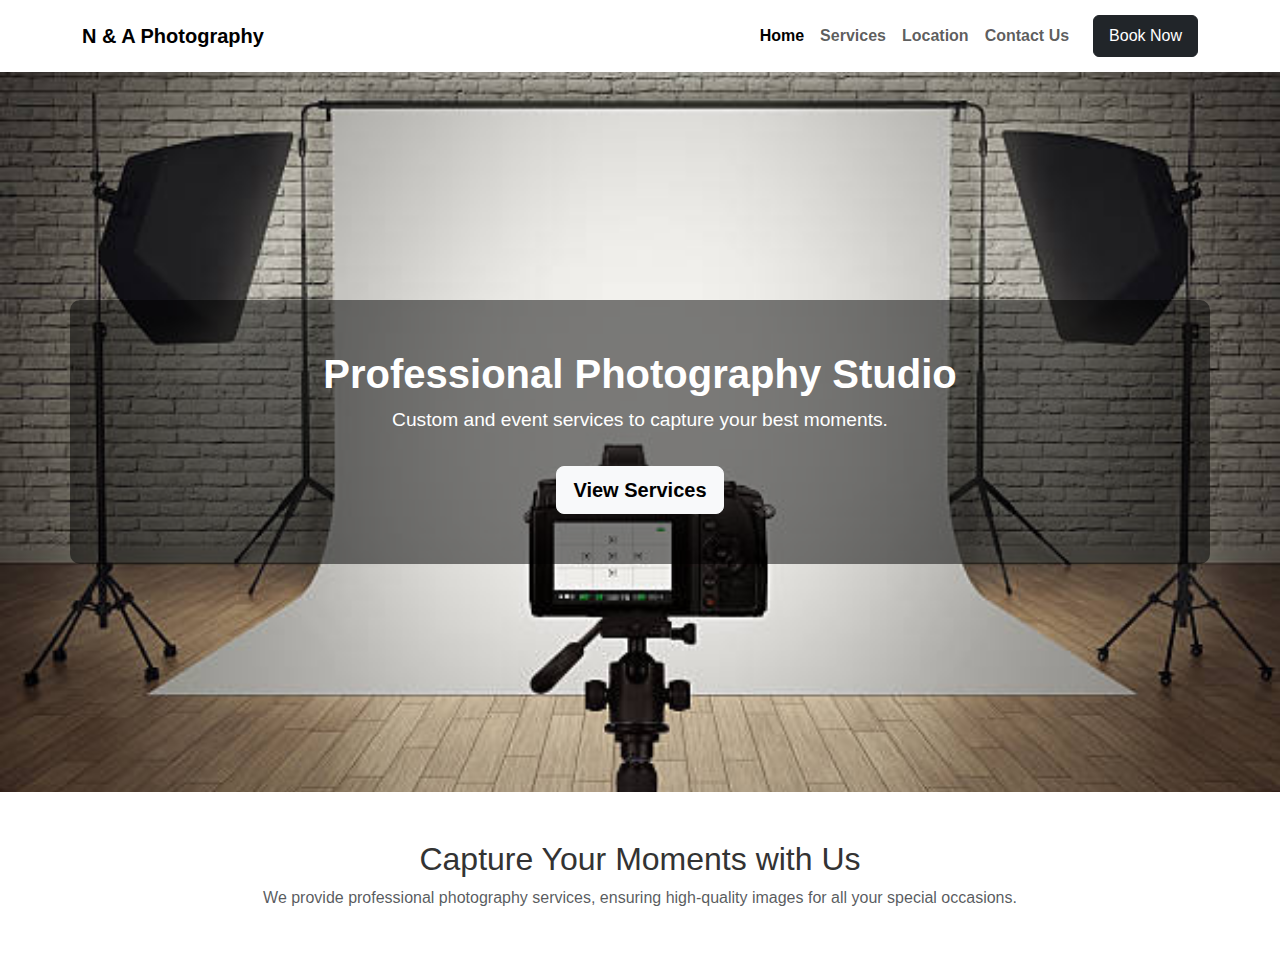
<file: index.html>
<!DOCTYPE html>
<html lang="en">
<head>
    <meta charset="UTF-8">
    <meta name="viewport" content="width=device-width, initial-scale=1.0">
    <title>N & A Photography</title>
    <link href="https://cdn.jsdelivr.net/npm/bootstrap@5.3.0/dist/css/bootstrap.min.css" rel="stylesheet">
    <link rel="stylesheet" href="styles.css">
</head>
<body>

<nav class="navbar navbar-expand-lg navbar-light bg-white shadow-sm">
    <div class="container">
        <a class="navbar-brand fw-bold" href="index.html">N & A Photography</a>
        <button class="navbar-toggler" type="button" data-bs-toggle="collapse" data-bs-target="#navbarNav">
            <span class="navbar-toggler-icon"></span>
        </button>
        <div class="collapse navbar-collapse justify-content-end" id="navbarNav">
            <ul class="navbar-nav">
                <li class="nav-item"><a class="nav-link active" href="index.html">Home</a></li>
                <li class="nav-item"><a class="nav-link" href="services.html">Services</a></li>
                <li class="nav-item"><a class="nav-link" href="location.html">Location</a></li>
                <li class="nav-item"><a class="nav-link" href="contact.html">Contact Us</a></li>
            </ul>
            <a href="#" class="btn btn-dark ms-3" data-bs-toggle="modal" data-bs-target="#bookingModal">Book Now</a>
        </div>
    </div>
</nav>

<header class="hero-section text-center">
    <div class="container d-flex flex-column justify-content-center align-items-center text-white">
        <h1 class="fw-bold">Professional Photography Studio</h1>
        <p class="lead">Custom and event services to capture your best moments.</p>
        <a href="services.html" class="btn btn-light btn-lg mt-3">View Services</a>
    </div>
</header>

<section class="container text-center py-5">
    <h2>Capture Your Moments with Us</h2>
    <p class="text-muted">We provide professional photography services, ensuring high-quality images for all your special occasions.</p>
</section>

<div class="modal fade" id="bookingModal" tabindex="-1" aria-labelledby="bookingModalLabel" aria-hidden="true">
    <div class="modal-dialog modal-lg">
        <div class="modal-content">
            <div class="modal-header">
                <h2 class="modal-title fw-bold" id="bookingModalLabel">Booking</h2>
                <button type="button" class="btn-close" data-bs-dismiss="modal" aria-label="Close"></button>
            </div>
            <div class="modal-body">
                <form id="bookingForm">
                    <div class="mb-3">
                        <label for="bookingFirstName" class="form-label">First Name:</label>
                        <input type="text" class="form-control" id="bookingFirstName" required>
                    </div>
                    <div class="mb-3">
                        <label for="bookingLastName" class="form-label">Last Name:</label>
                        <input type="text" class="form-control" id="bookingLastName" required>
                    </div>
                    <div class="mb-3">
                        <label for="bookingEmail" class="form-label">Email:</label>
                        <input type="email" class="form-control" id="bookingEmail" required>
                    </div>
                    <div class="mb-3">
                        <label for="bookingPhone" class="form-label">Phone Number:</label>
                        <input type="tel" class="form-control" id="bookingPhone">
                    </div>

                    <div class="mb-3">
                        <label class="form-label">Service:</label>
                        <div class="form-check">
                            <input class="form-check-input" type="checkbox" id="bookingWeddingPackage">
                            <label class="form-check-label" for="bookingWeddingPackage">
                                Wedding Package - Full coverage with digital album & prints
                            </label>
                        </div>
                        <div class="form-check">
                            <input class="form-check-input" type="checkbox" id="bookingStudioPhotoshoot">
                            <label class="form-check-label" for="bookingStudioPhotoshoot">
                                In-Studio Photoshoot - Professional session with multiple backdrops
                            </label>
                        </div>
                        <div class="form-check">
                            <input class="form-check-input" type="checkbox" id="bookingProductPhotoshoot">
                            <label class="form-check-label" for="bookingProductPhotoshoot">
                                Product Photoshoot - High-resolution images for e-commerce
                            </label>
                        </div>
                    </div>

                    <div class="mb-3">
                        <label for="bookingDate" class="form-label">Date and Time:</label>
                        <input type="datetime-local" class="form-control" id="bookingDate" required>
                    </div>

                    <button type="submit" class="btn btn-dark w-100">Confirm Booking</button>
                </form>
            </div>
        </div>
    </div>
</div>

<script src="https://cdn.jsdelivr.net/npm/bootstrap@5.3.0/dist/js/bootstrap.bundle.min.js"></script>
<script src="script.js"></script>
</body>
</html>
</file>
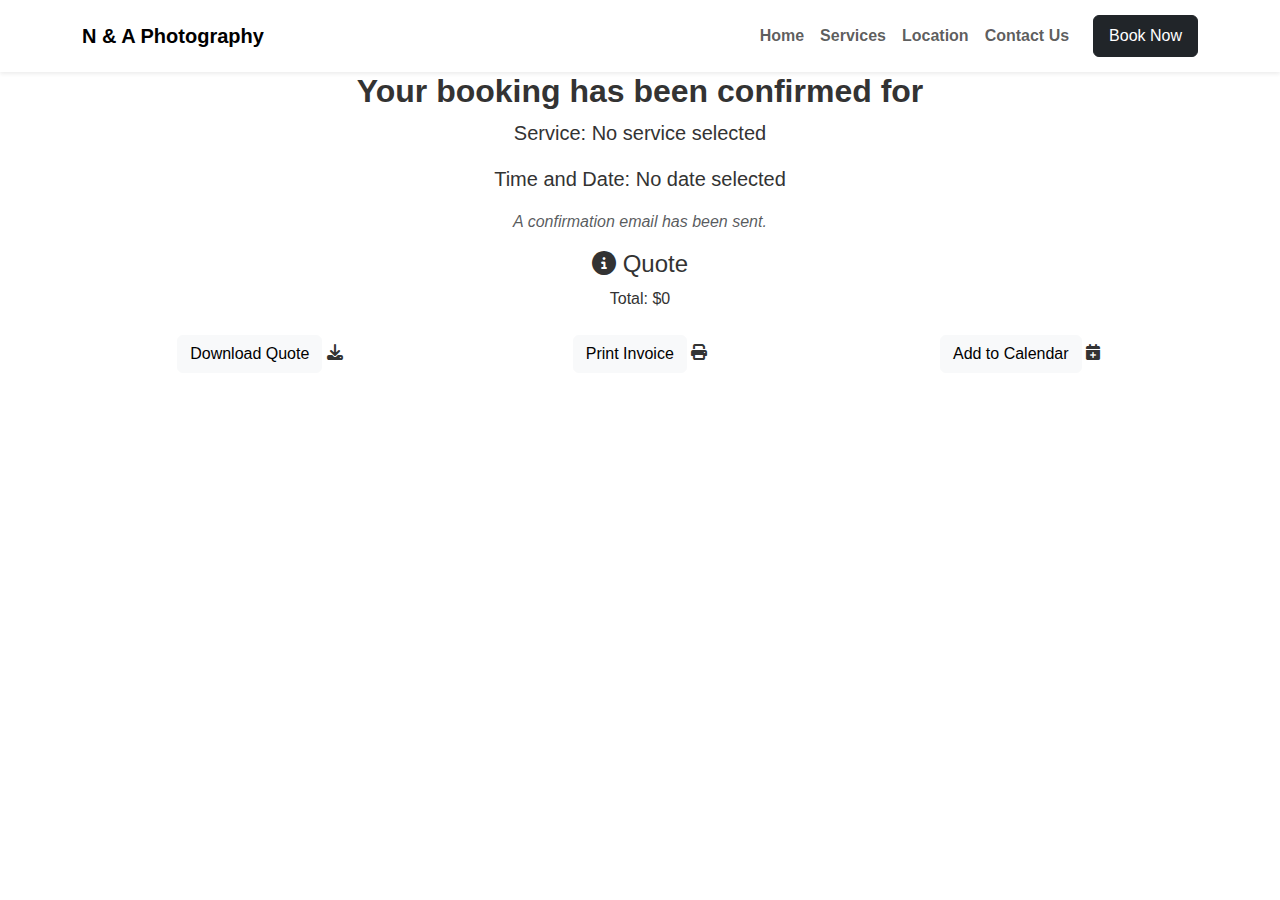
<file: confirmed.html>
<!DOCTYPE html>
<html lang="en">
<head>
    <meta charset="UTF-8">
    <meta name="viewport" content="width=device-width, initial-scale=1.0">
    <title>Booking Confirmed - N & A Photography</title>
    <link href="https://cdn.jsdelivr.net/npm/bootstrap@5.3.0/dist/css/bootstrap.min.css" rel="stylesheet">
    <link rel="stylesheet" href="https://cdnjs.cloudflare.com/ajax/libs/font-awesome/6.4.2/css/all.min.css">
    <link rel="stylesheet" href="styles.css">
</head>
<body>

<nav class="navbar navbar-expand-lg navbar-light bg-white shadow-sm">
    <div class="container">
        <a class="navbar-brand fw-bold" href="index.html">N & A Photography</a>
        <button class="navbar-toggler" type="button" data-bs-toggle="collapse" data-bs-target="#navbarNav">
            <span class="navbar-toggler-icon"></span>
        </button>
        <div class="collapse navbar-collapse justify-content-end" id="navbarNav">
            <ul class="navbar-nav">
                <li class="nav-item"><a class="nav-link" href="index.html">Home</a></li>
                <li class="nav-item"><a class="nav-link" href="services.html">Services</a></li>
                <li class="nav-item"><a class="nav-link" href="location.html">Location</a></li>
                <li class="nav-item"><a class="nav-link" href="contact.html">Contact Us</a></li>
            </ul>
            <a href="#" class="btn btn-dark ms-3" data-bs-toggle="modal" data-bs-target="#bookingModal">Book Now</a>
        </div>
    </div>
</nav>

<section class="container text-center confirmed-page">
    <h2 class="fw-bold">Your booking has been confirmed for</h2>

    <p class="lead"><strong>Service:</strong> <span id="confirmedService">Selected Service</span></p>
    <p class="lead"><strong>Time and Date:</strong> <span id="confirmedDate">Selected Date</span></p>

    <p class="text-muted"><em>A confirmation email has been sent.</em></p>

    <div class="quote-summary">
        <h4><i class="fa-solid fa-circle-info"></i> Quote</h4>
        <div class="quote-box">
            <p id="quoteDetails">Total: $<span id="quoteTotal">0</span></p>
        </div>
    </div>

    <div class="row mt-4">
        <div class="col-md-4">
            <button class="btn btn-light" id="downloadQuote">Download Quote</button>
            <i class="fa-solid fa-download"></i>
        </div>
        <div class="col-md-4">
            <button class="btn btn-light" id="printInvoice">Print Invoice</button>
            <i class="fa-solid fa-print"></i>
        </div>
        <div class="col-md-4">
            <button class="btn btn-light" id="addCalendar">Add to Calendar</button>
            <i class="fa-solid fa-calendar-plus"></i>
        </div>
    </div>
</section>

<script src="https://cdn.jsdelivr.net/npm/bootstrap@5.3.0/dist/js/bootstrap.bundle.min.js"></script>
<script src="script.js"></script>
</body>
</html>
</file>
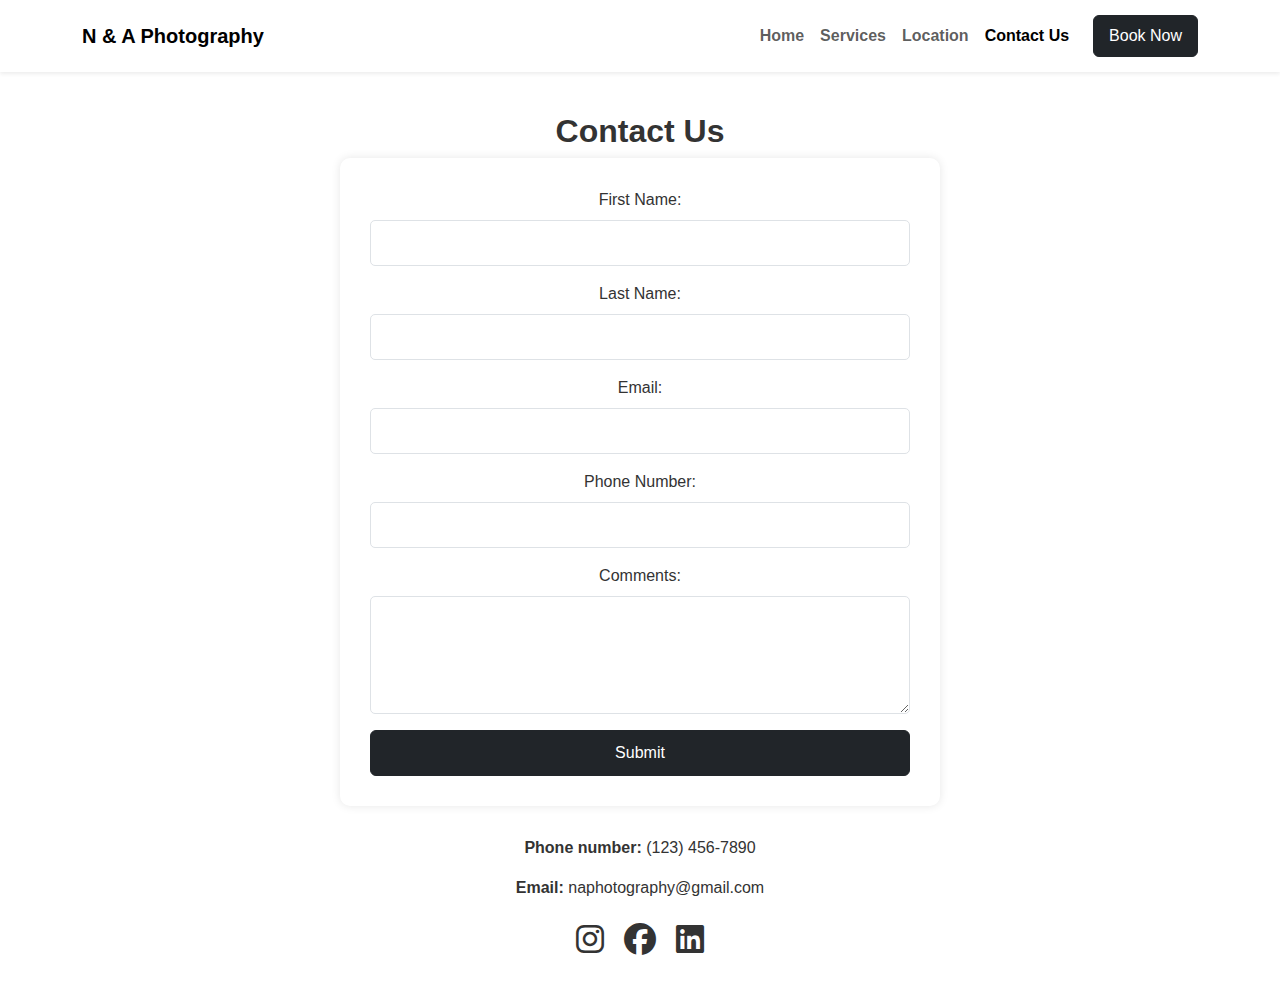
<file: contact.html>
<!DOCTYPE html>
<html lang="en">
<head>
    <meta charset="UTF-8">
    <meta name="viewport" content="width=device-width, initial-scale=1.0">
    <title>Contact Us - N & A Photography</title>
    <link href="https://cdn.jsdelivr.net/npm/bootstrap@5.3.0/dist/css/bootstrap.min.css" rel="stylesheet">
    <link rel="stylesheet" href="https://cdnjs.cloudflare.com/ajax/libs/font-awesome/6.4.2/css/all.min.css">
    <link rel="stylesheet" href="styles.css">
</head>
<body>

<nav class="navbar navbar-expand-lg navbar-light bg-white shadow-sm">
    <div class="container">
        <a class="navbar-brand fw-bold" href="index.html">N & A Photography</a>
        <button class="navbar-toggler" type="button" data-bs-toggle="collapse" data-bs-target="#navbarNav">
            <span class="navbar-toggler-icon"></span>
        </button>
        <div class="collapse navbar-collapse justify-content-end" id="navbarNav">
            <ul class="navbar-nav">
                <li class="nav-item"><a class="nav-link" href="index.html">Home</a></li>
                <li class="nav-item"><a class="nav-link" href="services.html">Services</a></li>
                <li class="nav-item"><a class="nav-link" href="location.html">Location</a></li>
                <li class="nav-item"><a class="nav-link active" href="contact.html">Contact Us</a></li>
            </ul>
            <a href="#" class="btn btn-dark ms-3" data-bs-toggle="modal" data-bs-target="#bookingModal">Book Now</a>
        </div>
    </div>
</nav>

<section class="container contact-page text-center">
    <h2 class="fw-bold">Contact Us</h2>


    <div class="contact-form-container">
        <form>
            <div class="mb-3">
                <label for="contactFirstName" class="form-label">First Name:</label>
                <input type="text" class="form-control" id="contactFirstName" required>
            </div>
            <div class="mb-3">
                <label for="contactLastName" class="form-label">Last Name:</label>
                <input type="text" class="form-control" id="contactLastName" required>
            </div>
            <div class="mb-3">
                <label for="contactEmail" class="form-label">Email:</label>
                <input type="email" class="form-control" id="contactEmail" required>
            </div>
            <div class="mb-3">
                <label for="contactPhone" class="form-label">Phone Number:</label>
                <input type="tel" class="form-control" id="contactPhone">
            </div>
            <div class="mb-3">
                <label for="contactComments" class="form-label">Comments:</label>
                <textarea class="form-control" id="contactComments" rows="4"></textarea>
            </div>
            <button type="submit" class="btn btn-dark">Submit</button>
        </form>
    </div>


    <div class="social-media">
        <p><strong>Phone number:</strong> (123) 456-7890</p>
        <p><strong>Email:</strong> naphotography@gmail.com</p>
        <div class="social-icons">
            <a href="#" class="social-icon"><i class="fa-brands fa-instagram"></i></a>
            <a href="#" class="social-icon"><i class="fa-brands fa-facebook"></i></a>
            <a href="#" class="social-icon"><i class="fa-brands fa-linkedin"></i></a>
        </div>
    </div>
</section>


<div class="modal fade" id="bookingModal" tabindex="-1" aria-labelledby="bookingModalLabel" aria-hidden="true">
    <div class="modal-dialog modal-lg">
        <div class="modal-content">
            <div class="modal-header">
                <h2 class="modal-title fw-bold" id="bookingModalLabel">Booking</h2>
                <button type="button" class="btn-close" data-bs-dismiss="modal" aria-label="Close"></button>
            </div>
            <div class="modal-body">
                <form id="bookingForm">
                    <div class="mb-3">
                        <label for="bookingFirstName" class="form-label">First Name:</label>
                        <input type="text" class="form-control" id="bookingFirstName" required>
                    </div>
                    <div class="mb-3">
                        <label for="bookingLastName" class="form-label">Last Name:</label>
                        <input type="text" class="form-control" id="bookingLastName" required>
                    </div>
                    <div class="mb-3">
                        <label for="bookingEmail" class="form-label">Email:</label>
                        <input type="email" class="form-control" id="bookingEmail" required>
                    </div>
                    <div class="mb-3">
                        <label for="bookingPhone" class="form-label">Phone Number:</label>
                        <input type="tel" class="form-control" id="bookingPhone">
                    </div>


                    <div class="mb-3">
                        <label class="form-label">Service:</label>
                        <div class="form-check">
                            <input class="form-check-input" type="checkbox" id="bookingWeddingPackage">
                            <label class="form-check-label" for="bookingWeddingPackage">
                                Wedding Package - Full coverage with digital album & prints
                            </label>
                        </div>
                        <div class="form-check">
                            <input class="form-check-input" type="checkbox" id="bookingStudioPhotoshoot">
                            <label class="form-check-label" for="bookingStudioPhotoshoot">
                                In-Studio Photoshoot - Professional session with multiple backdrops
                            </label>
                        </div>
                        <div class="form-check">
                            <input class="form-check-input" type="checkbox" id="bookingProductPhotoshoot">
                            <label class="form-check-label" for="bookingProductPhotoshoot">
                                Product Photoshoot - High-resolution images for e-commerce
                            </label>
                        </div>
                    </div>


                    <div class="mb-3">
                        <label for="bookingDate" class="form-label">Date and Time:</label>
                        <input type="datetime-local" class="form-control" id="bookingDate" required>
                    </div>

                    <button type="submit" class="btn btn-dark w-100">Confirm Booking</button>
                </form>
            </div>
        </div>
    </div>
</div>


<script src="https://cdn.jsdelivr.net/npm/bootstrap@5.3.0/dist/js/bootstrap.bundle.min.js"></script>
<script src="script.js"></script>
</body>
</html>
</file>
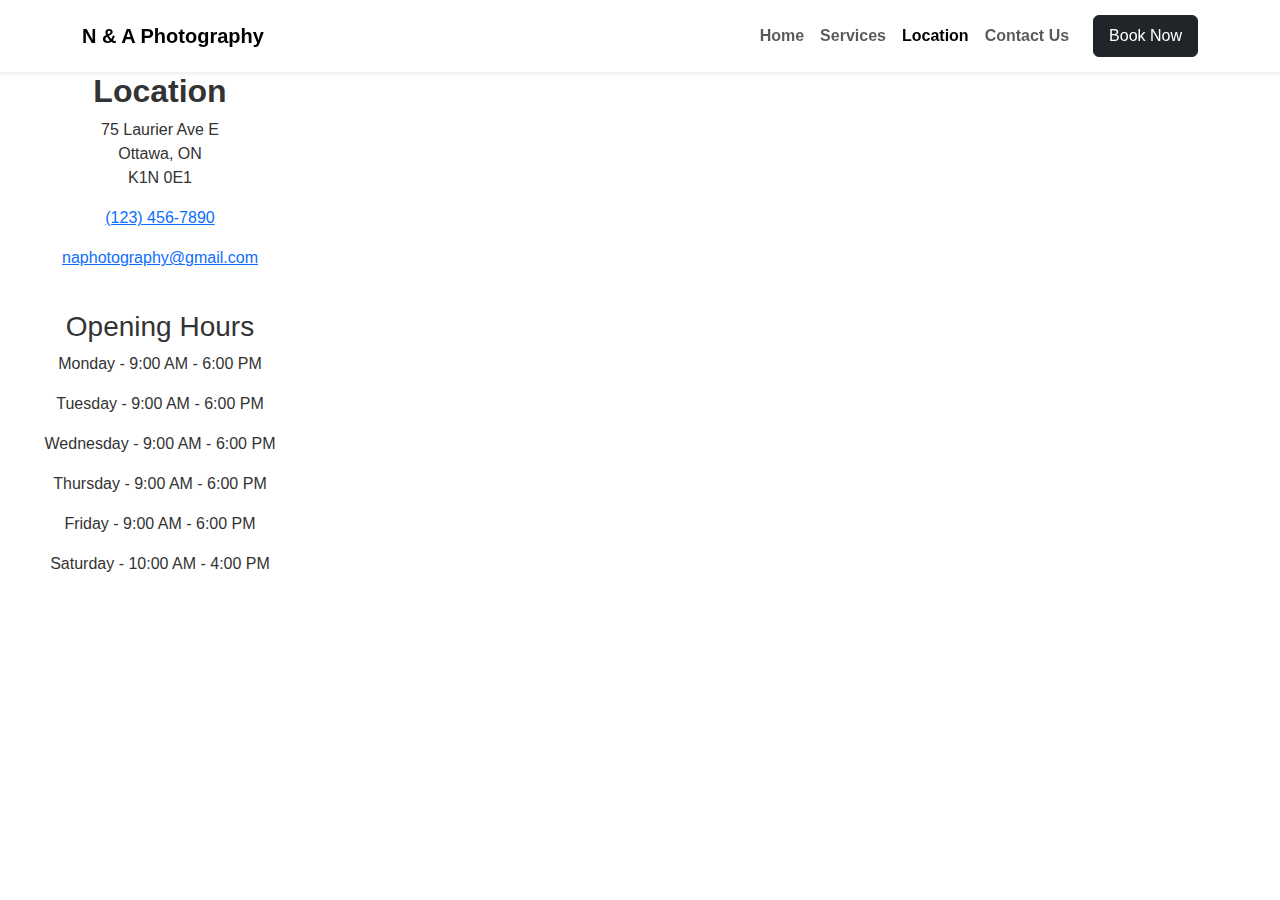
<file: location.html>
<!DOCTYPE html>
<html lang="en">
<head>
    <meta charset="UTF-8">
    <meta name="viewport" content="width=device-width, initial-scale=1.0">
    <title>Location - N & A Photography</title>
    <link href="https://cdn.jsdelivr.net/npm/bootstrap@5.3.0/dist/css/bootstrap.min.css" rel="stylesheet">
    <link rel="stylesheet" href="styles.css">
</head>
<body>

<nav class="navbar navbar-expand-lg navbar-light bg-white shadow-sm">
    <div class="container">
        <a class="navbar-brand fw-bold" href="index.html">N & A Photography</a>
        <button class="navbar-toggler" type="button" data-bs-toggle="collapse" data-bs-target="#navbarNav">
            <span class="navbar-toggler-icon"></span>
        </button>
        <div class="collapse navbar-collapse justify-content-end" id="navbarNav">
            <ul class="navbar-nav">
                <li class="nav-item"><a class="nav-link" href="index.html">Home</a></li>
                <li class="nav-item"><a class="nav-link" href="services.html">Services</a></li>
                <li class="nav-item"><a class="nav-link active" href="location.html">Location</a></li>
                <li class="nav-item"><a class="nav-link" href="contact.html">Contact Us</a></li>
            </ul>
            <a href="#" class="btn btn-dark ms-3" data-bs-toggle="modal" data-bs-target="#bookingModal">Book Now</a>
        </div>
    </div>
</nav>

<section class="container-fluid location-page">
    <div class="row">
        <aside class="col-md-3 text-center d-flex flex-column justify-content-center location-info">
            <h2 class="fw-bold">Location</h2>
            <p>75 Laurier Ave E<br>Ottawa, ON<br>K1N 0E1</p>
            <p><a href="tel:+1234567890" class="text-primary">(123) 456-7890</a></p>
            <p><a href="mailto:naphotography@gmail.com" class="text-primary">naphotography@gmail.com</a></p>

            <h3 class="mt-4">Opening Hours</h3>
            <p>Monday - 9:00 AM - 6:00 PM</p>
            <p>Tuesday - 9:00 AM - 6:00 PM</p>
            <p>Wednesday - 9:00 AM - 6:00 PM</p>
            <p>Thursday - 9:00 AM - 6:00 PM</p>
            <p>Friday - 9:00 AM - 6:00 PM</p>
            <p>Saturday - 10:00 AM - 4:00 PM</p>
        </aside>

        <div class="col-md-9 map-container">
            <iframe
                    src="https://www.google.com/maps/embed?pb=!1m18!1m12!1m3!1d2810.3512504970057!2d-75.6903086844974!3d45.42153287910078!2m3!1f0!2f0!3f0!3m2!1i1024!2i768!4f13.1!3m3!1m2!1s0x4cce05b5a1e2b55b%3A0xb44b774c2b43a7ff!2sOttawa%2C%20ON!5e0!3m2!1sen!2sca!4v1643037583967!5m2!1sen!2sca"
                    width="100%"
                    height="450"
                    style="border:0;"
                    allowfullscreen=""
                    loading="lazy">
            </iframe>
        </div>
    </div>
</section>

<div class="modal fade" id="bookingModal" tabindex="-1" aria-labelledby="bookingModalLabel" aria-hidden="true">
    <div class="modal-dialog modal-lg">
        <div class="modal-content">
            <div class="modal-header">
                <h2 class="modal-title fw-bold" id="bookingModalLabel">Booking</h2>
                <button type="button" class="btn-close" data-bs-dismiss="modal" aria-label="Close"></button>
            </div>
            <div class="modal-body">
                <form id="bookingForm">
                    <div class="mb-3">
                        <label for="bookingFirstName" class="form-label">First Name:</label>
                        <input type="text" class="form-control" id="bookingFirstName" required>
                    </div>
                    <div class="mb-3">
                        <label for="bookingLastName" class="form-label">Last Name:</label>
                        <input type="text" class="form-control" id="bookingLastName" required>
                    </div>
                    <div class="mb-3">
                        <label for="bookingEmail" class="form-label">Email:</label>
                        <input type="email" class="form-control" id="bookingEmail" required>
                    </div>
                    <div class="mb-3">
                        <label for="bookingPhone" class="form-label">Phone Number:</label>
                        <input type="tel" class="form-control" id="bookingPhone">
                    </div>

                    <div class="mb-3">
                        <label class="form-label">Service:</label>
                        <div class="form-check">
                            <input class="form-check-input" type="checkbox" id="bookingWeddingPackage">
                            <label class="form-check-label" for="bookingWeddingPackage">
                                Wedding Package - Full coverage with digital album & prints
                            </label>
                        </div>
                        <div class="form-check">
                            <input class="form-check-input" type="checkbox" id="bookingStudioPhotoshoot">
                            <label class="form-check-label" for="bookingStudioPhotoshoot">
                                In-Studio Photoshoot - Professional session with multiple backdrops
                            </label>
                        </div>
                        <div class="form-check">
                            <input class="form-check-input" type="checkbox" id="bookingProductPhotoshoot">
                            <label class="form-check-label" for="bookingProductPhotoshoot">
                                Product Photoshoot - High-resolution images for e-commerce
                            </label>
                        </div>
                    </div>

                    <div class="mb-3">
                        <label for="bookingDate" class="form-label">Date and Time:</label>
                        <input type="datetime-local" class="form-control" id="bookingDate" required>
                    </div>

                    <button type="submit" class="btn btn-dark w-100">Confirm Booking</button>
                </form>
            </div>
        </div>
    </div>
</div>

<script src="https://cdn.jsdelivr.net/npm/bootstrap@5.3.0/dist/js/bootstrap.bundle.min.js"></script>
<script src="script.js"></script>
</body>
</html>
</file>
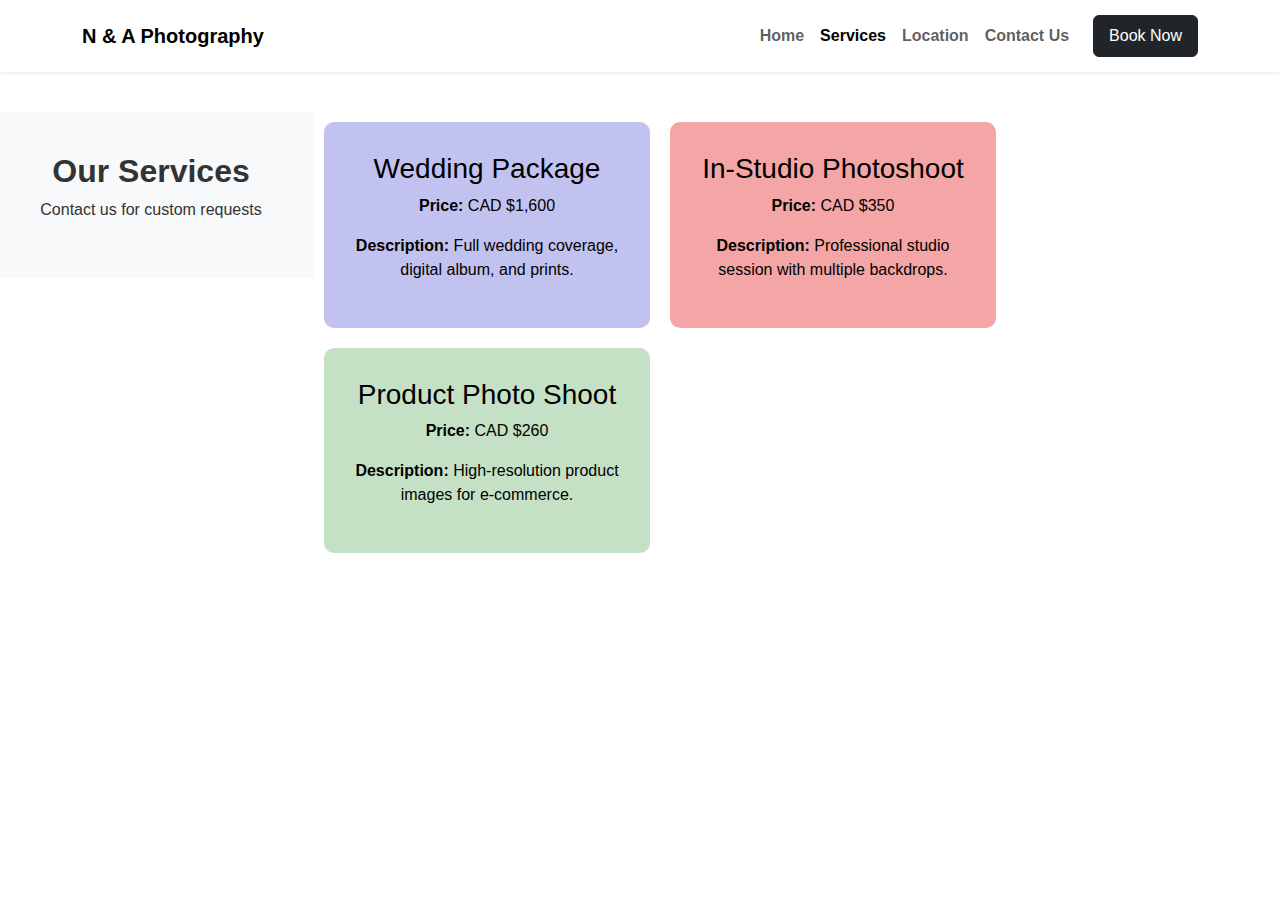
<file: services.html>
<!DOCTYPE html>
<html lang="en">
<head>
    <meta charset="UTF-8">
    <meta name="viewport" content="width=device-width, initial-scale=1.0">
    <title>Our Services - N & A Photography</title>
    <link href="https://cdn.jsdelivr.net/npm/bootstrap@5.3.0/dist/css/bootstrap.min.css" rel="stylesheet">
    <link rel="stylesheet" href="styles.css">
</head>
<body>

<nav class="navbar navbar-expand-lg navbar-light bg-white shadow-sm">
    <div class="container">
        <a class="navbar-brand fw-bold" href="index.html">N & A Photography</a>
        <button class="navbar-toggler" type="button" data-bs-toggle="collapse" data-bs-target="#navbarNav">
            <span class="navbar-toggler-icon"></span>
        </button>
        <div class="collapse navbar-collapse justify-content-end" id="navbarNav">
            <ul class="navbar-nav">
                <li class="nav-item"><a class="nav-link" href="index.html">Home</a></li>
                <li class="nav-item"><a class="nav-link active" href="services.html">Services</a></li>
                <li class="nav-item"><a class="nav-link" href="location.html">Location</a></li>
                <li class="nav-item"><a class="nav-link" href="contact.html">Contact Us</a></li>
            </ul>
            <a href="#" class="btn btn-dark ms-3" data-bs-toggle="modal" data-bs-target="#bookingModal">Book Now</a>
        </div>
    </div>
</nav>

<section class="container-fluid services-page">
    <div class="row">
        <aside class="col-md-3 text-center d-flex flex-column justify-content-center sidebar">
            <h2 class="fw-bold">Our Services</h2>
            <p>Contact us for custom requests</p>
        </aside>

        <div class="col-md-9">
            <div class="row">
                <div class="col-md-4 service-box wedding">
                    <h3>Wedding Package</h3>
                    <p><strong>Price:</strong> CAD $1,600</p>
                    <p><strong>Description:</strong> Full wedding coverage, digital album, and prints.</p>
                </div>
                <div class="col-md-4 service-box studio">
                    <h3>In-Studio Photoshoot</h3>
                    <p><strong>Price:</strong> CAD $350</p>
                    <p><strong>Description:</strong> Professional studio session with multiple backdrops.</p>
                </div>
                <div class="col-md-4 service-box product">
                    <h3>Product Photo Shoot</h3>
                    <p><strong>Price:</strong> CAD $260</p>
                    <p><strong>Description:</strong> High-resolution product images for e-commerce.</p>
                </div>
            </div>
        </div>
    </div>
</section>

<div class="modal fade" id="bookingModal" tabindex="-1" aria-labelledby="bookingModalLabel" aria-hidden="true">
    <div class="modal-dialog modal-lg">
        <div class="modal-content">
            <div class="modal-header">
                <h2 class="modal-title fw-bold" id="bookingModalLabel">Booking</h2>
                <button type="button" class="btn-close" data-bs-dismiss="modal" aria-label="Close"></button>
            </div>
            <div class="modal-body">
                <form id="bookingForm">
                    <div class="mb-3">
                        <label for="bookingFirstName" class="form-label">First Name:</label>
                        <input type="text" class="form-control" id="bookingFirstName" required>
                    </div>
                    <div class="mb-3">
                        <label for="bookingLastName" class="form-label">Last Name:</label>
                        <input type="text" class="form-control" id="bookingLastName" required>
                    </div>
                    <div class="mb-3">
                        <label for="bookingEmail" class="form-label">Email:</label>
                        <input type="email" class="form-control" id="bookingEmail" required>
                    </div>
                    <div class="mb-3">
                        <label for="bookingPhone" class="form-label">Phone Number:</label>
                        <input type="tel" class="form-control" id="bookingPhone">
                    </div>

                    <div class="mb-3">
                        <label class="form-label">Service:</label>
                        <div class="form-check">
                            <input class="form-check-input" type="checkbox" id="bookingWeddingPackage">
                            <label class="form-check-label" for="bookingWeddingPackage">
                                Wedding Package - CAD $1,600
                            </label>
                        </div>
                        <div class="form-check">
                            <input class="form-check-input" type="checkbox" id="bookingStudioPhotoshoot">
                            <label class="form-check-label" for="bookingStudioPhotoshoot">
                                In-Studio Photoshoot - CAD $350
                            </label>
                        </div>
                        <div class="form-check">
                            <input class="form-check-input" type="checkbox" id="bookingProductPhotoshoot">
                            <label class="form-check-label" for="bookingProductPhotoshoot">
                                Product Photoshoot - CAD $260
                            </label>
                        </div>
                    </div>

                    <div class="mb-3">
                        <label for="bookingDate" class="form-label">Date and Time:</label>
                        <input type="datetime-local" class="form-control" id="bookingDate" required>
                    </div>

                    <button type="submit" class="btn btn-dark w-100">Confirm Booking</button>
                </form>
            </div>
        </div>
    </div>
</div>

<script src="https://cdn.jsdelivr.net/npm/bootstrap@5.3.0/dist/js/bootstrap.bundle.min.js"></script>
<script src="script.js"></script>
</body>
</html>
</file>
<file: styles.css>
body {
    font-family: 'Arial', sans-serif;
    background-color: #ffffff;
    color: #333;
}

.navbar {
    padding: 15px 0;
}

.navbar-nav .nav-link {
    font-weight: bold;
}

.navbar .btn-dark {
    font-size: 16px;
    padding: 8px 15px;
}

.hero-section {
    background: url('images/studio-banner.jpg') no-repeat center center/cover;
    height: 80vh;
    display: flex;
    align-items: center;
    text-align: center;
    padding: 20px;
}

.hero-section .container {
    background: rgba(0, 0, 0, 0.5);
    padding: 50px;
    border-radius: 10px;
}

.hero-section h1 {
    font-size: 2.5rem;
}

.hero-section p {
    font-size: 1.2rem;
}

.hero-section .btn {
    font-weight: bold;
}

.about-section {
    padding: 60px 0;
    text-align: center;
}

.services-page {
    padding: 40px 0;
}

.sidebar {
    background-color: #f8f9fa;
    padding: 40px 20px;
    height: 100%;
}

.service-box {
    text-align: center;
    padding: 30px;
    margin: 10px;
    border-radius: 10px;
    color: #000;
}

.wedding {
    background-color: #c2c2f0;
}

.studio {
    background-color: #f4a5a5;
}

.product {
    background-color: #c5e1c5;
}

@media (max-width: 768px) {
    .sidebar {
        margin-bottom: 20px;
        text-align: center;
    }
}

.contact-page {
    padding: 40px 0;
}

.contact-form-container {
    background-color: #fff;
    padding: 30px;
    border-radius: 10px;
    max-width: 600px;
    margin: 0 auto;
    box-shadow: 0px 0px 10px rgba(0, 0, 0, 0.1);
}

.contact-form-container .form-control {
    border-radius: 5px;
    padding: 10px;
}

.contact-form-container button {
    width: 100%;
    padding: 10px;
    font-size: 16px;
}

.social-media {
    margin-top: 30px;
    text-align: center;
}

.social-icons {
    display: flex;
    justify-content: center;
    gap: 20px;
    margin-top: 15px;
}

.social-icons a {
    font-size: 32px;
    color: #333;
    transition: transform 0.2s ease-in-out, color 0.2s ease-in-out;
}

.social-icons a:hover {
    transform: scale(1.1);
    color: #000;
}

.modal-content {
    border-radius: 10px;
    padding: 20px;
}

.modal-header {
    background-color: #f8f9fa;
    border-bottom: 1px solid #ddd;
}

.modal-body {
    padding: 20px;
}

.modal-body .form-control {
    border-radius: 5px;
    padding: 10px;
}

.modal-body .form-check-label {
    margin-left: 5px;
}

.modal-body button {
    font-size: 16px;
    padding: 10px;
    width: 100%;
    font-weight: bold;
}

#bookingDate {
    text-align: center;
}
</file>
